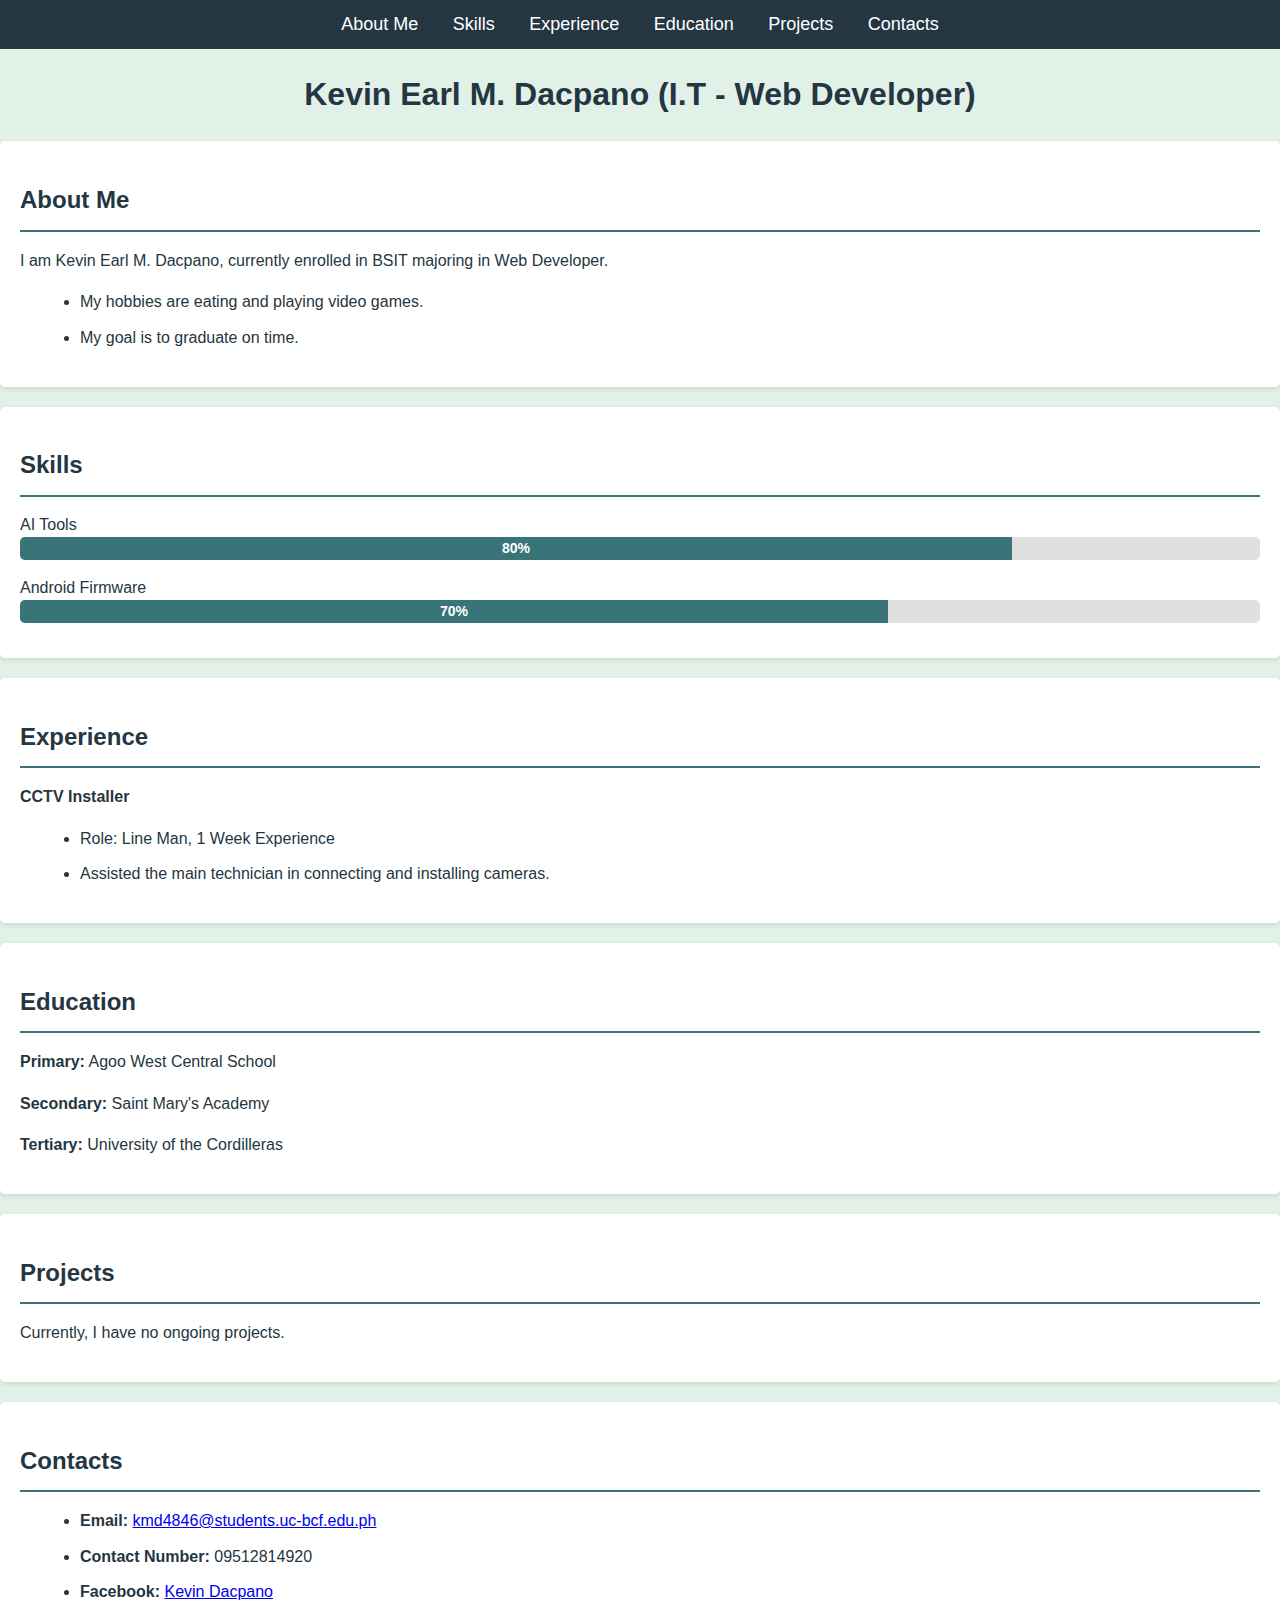
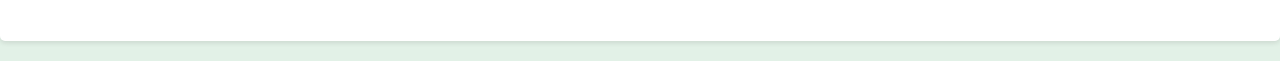
<file: index.html>
<!DOCTYPE html>
<html lang="en">
<head>
    <meta charset="UTF-8">
    <meta name="viewport" content="width=device-width, initial-scale=1.0">
    <title>Resume - Kevin Earl M. Dacpano</title>
    <link rel="stylesheet" href="style.css">
</head>
<body>

    <nav>
        <a href="#about-me">About Me</a>
        <a href="#skills">Skills</a>
        <a href="#experience">Experience</a>
        <a href="#education">Education</a>
        <a href="#projects">Projects</a>
        <a href="#contacts">Contacts</a>
    </nav>

    <h1>Kevin Earl M. Dacpano (I.T - Web Developer)</h1>

    <section id="about-me">
        <h2>About Me</h2>
        <p>I am Kevin Earl M. Dacpano, currently enrolled in BSIT majoring in Web Developer.</p>
        <ul>
            <li>My hobbies are eating and playing video games.</li>
            <li>My goal is to graduate on time.</li>
        </ul>
    </section>

    <section id="skills">
        <h2>Skills</h2>
        <div class="skill">
            <label>AI Tools</label>
            <div class="progress">
                <div class="progress-bar" style="width: 80%;">
                    <span class="percentage">80%</span>
                </div>
            </div>
        </div>
        <div class="skill">
            <label>Android Firmware</label>
            <div class="progress">
                <div class="progress-bar" style="width: 70%;">
                    <span class="percentage">70%</span>
                </div>
            </div>
        </div>
    </section>
    

    <section id="experience">
        <h2>Experience</h2>
        <p><strong>CCTV Installer</strong></p>
        <ul>
            <li>Role: Line Man, 1 Week Experience</li>
            <li>Assisted the main technician in connecting and installing cameras.</li>
        </ul>
    </section>

    <section id="education">
        <h2>Education</h2>
        <p><strong>Primary:</strong> Agoo West Central School</p>
        <p><strong>Secondary:</strong> Saint Mary's Academy</p>
        <p><strong>Tertiary:</strong> University of the Cordilleras</p>
    </section>

    <section id="projects">
        <h2>Projects</h2>
        <p>Currently, I have no ongoing projects.</p>
    </section>

    <section id="contacts"> 
        <h2>Contacts</h2>
        <ul>
            <li><strong>Email:</strong> <a href="mailto:kmd4846@students.uc-bcf.edu.ph" target="_blank">kmd4846@students.uc-bcf.edu.ph</a>
                </li>
            <li><strong>Contact Number:</strong> 09512814920</li>
            <li>
                <strong>Facebook:</strong> 
                <a href="https://www.facebook.com/jake.dacpano.5" target="_blank">Kevin Dacpano</a>
            </li>
        </ul>
    </section>

</body>
</html>
</file>
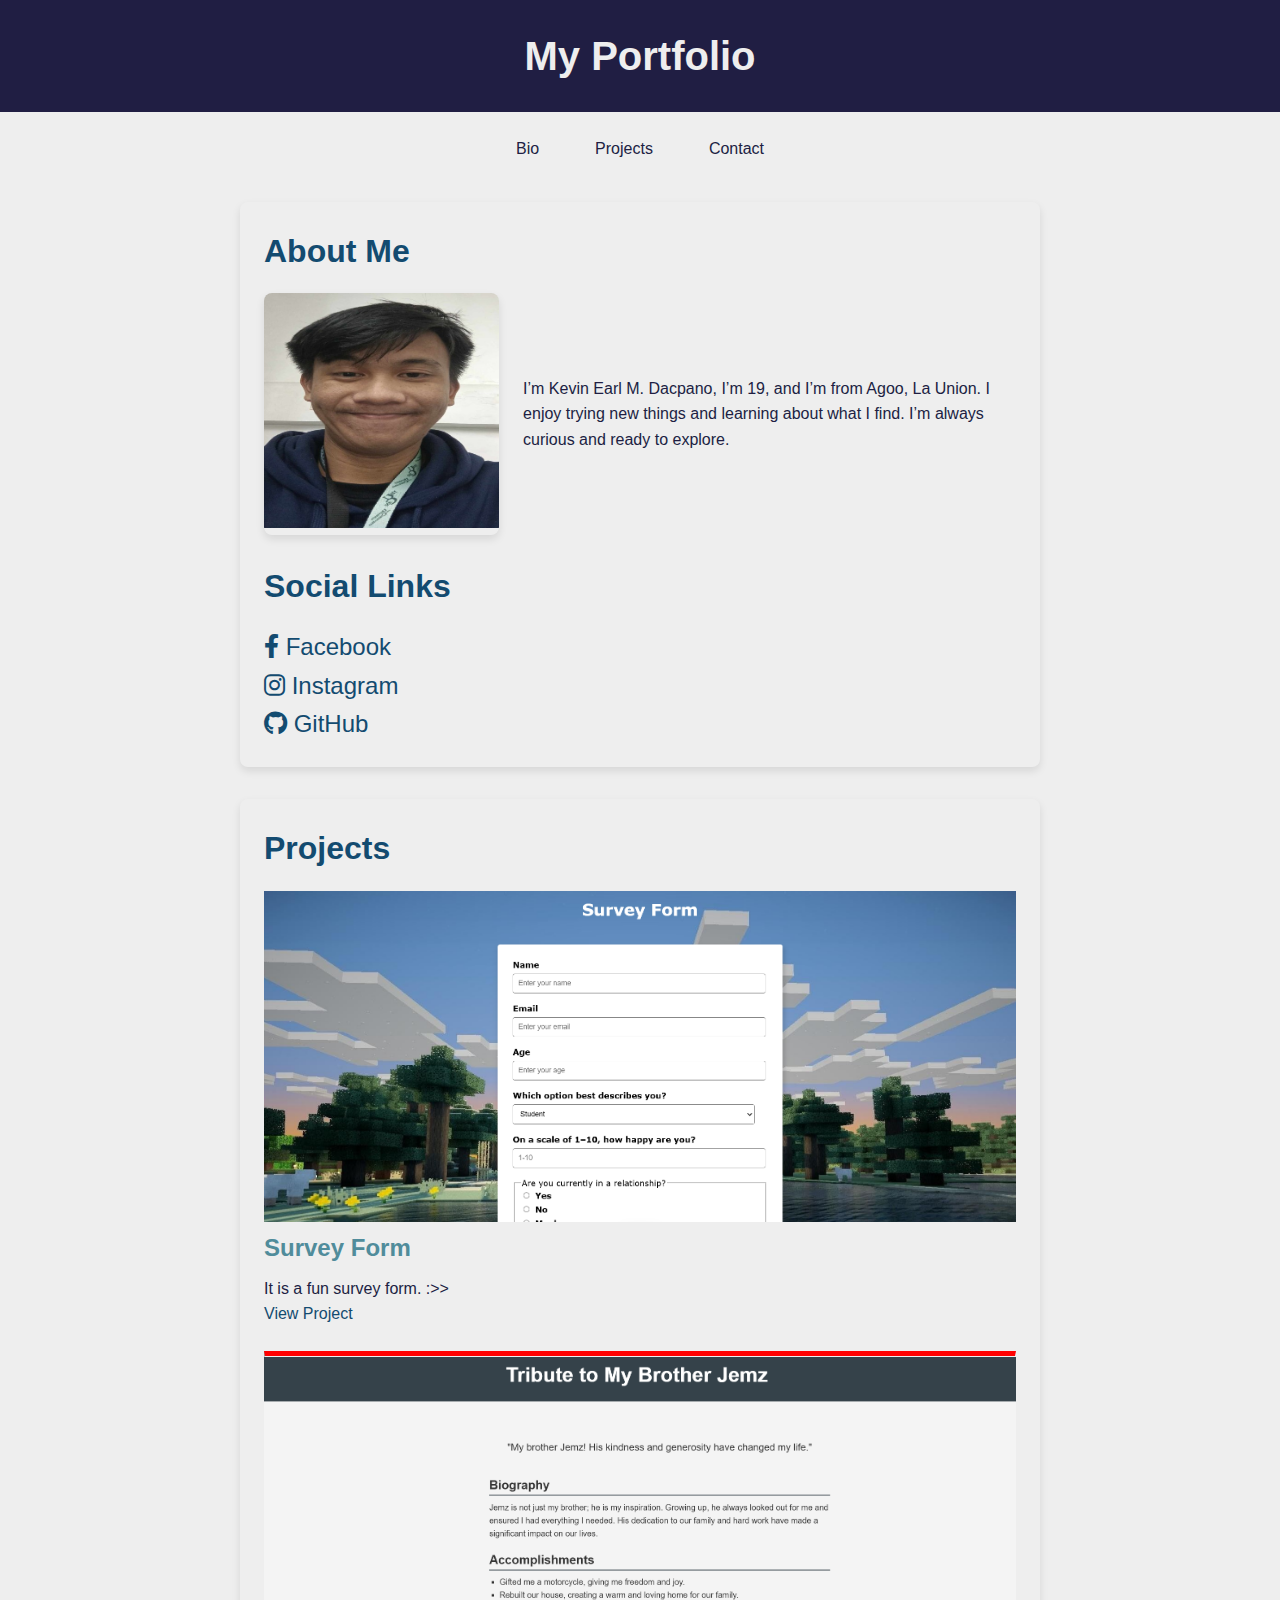
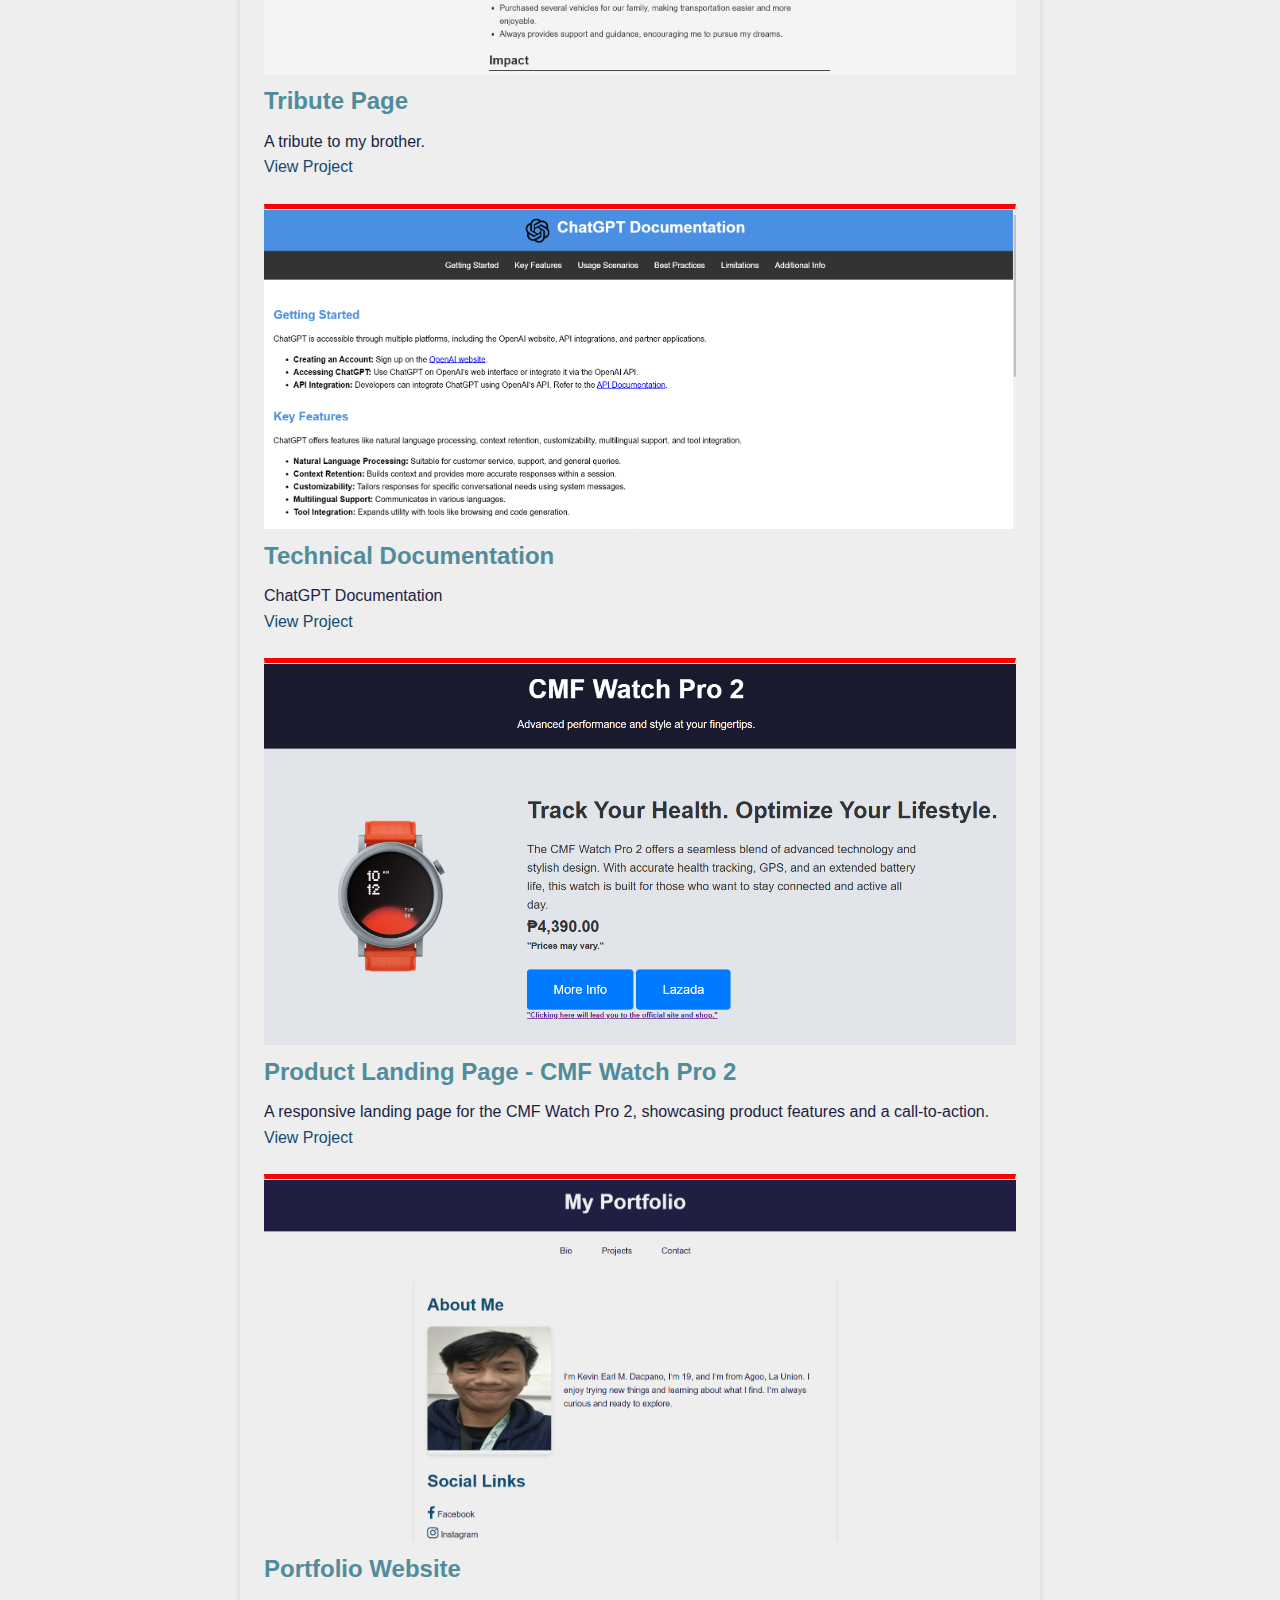
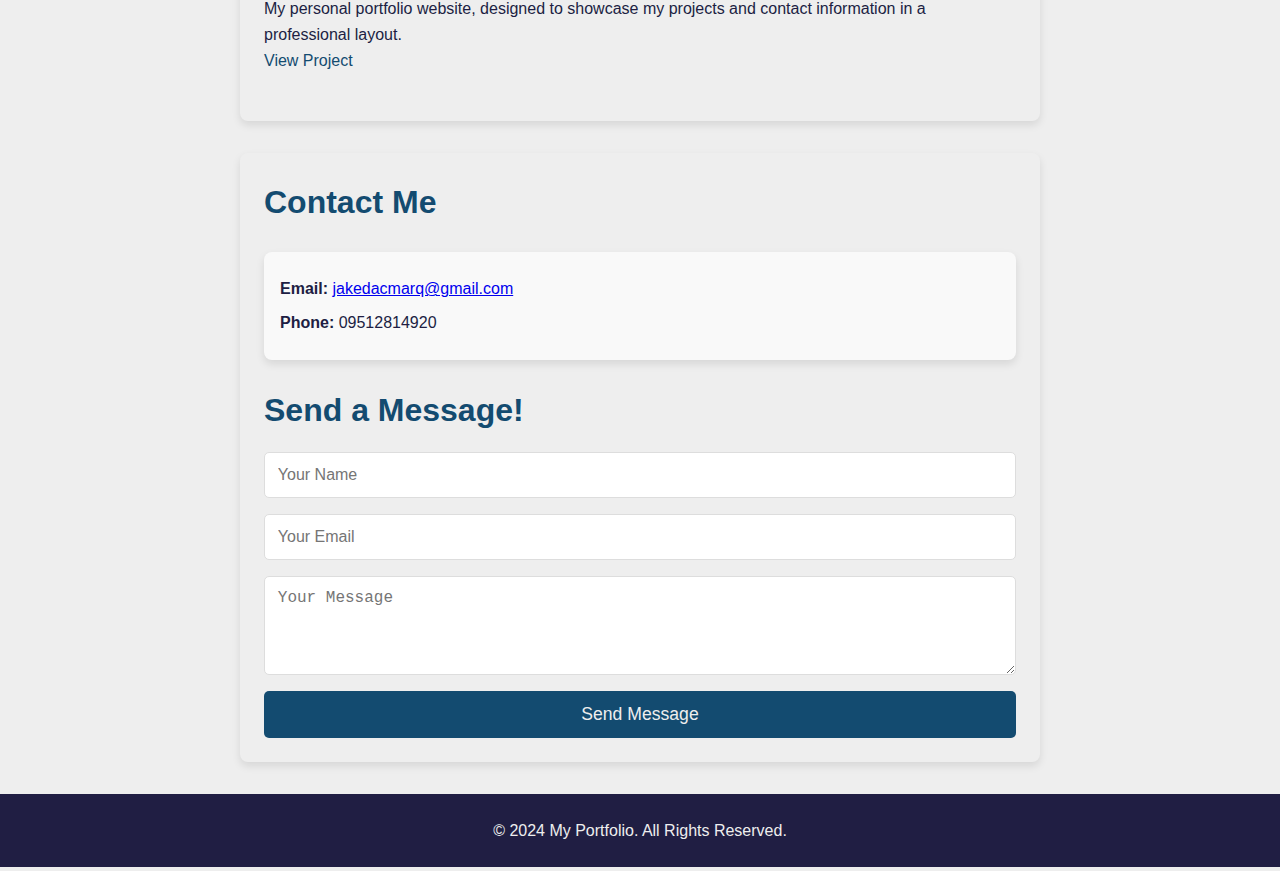
<file: FREECODECAMP/kdportfolio/index.html>
<!DOCTYPE html>
<html lang="en">
<head>
    <meta charset="UTF-8">
    <meta name="viewport" content="width=device-width, initial-scale=1.0">
    <link rel="icon" href="icon.svg" type="image/icon-x"/>
    <link href="https://cdnjs.cloudflare.com/ajax/libs/font-awesome/6.0.0-beta3/css/all.min.css" rel="stylesheet">
    <title>My Portfolio</title>
    <link rel="stylesheet" href="style.css">
</head>
<body>

    <header>
        <h1>My Portfolio</h1>
        <div class="hamburger" onclick="toggleMenu()">
            <div></div>
            <div></div>
            <div></div>
        </div>
    </header>

    <nav>
        <a href="#bio">Bio</a>
        <a href="#projects">Projects</a>
        <a href="#contact">Contact</a>
    </nav>

    <section id="bio" class="bio">
        <h2>About Me</h2>
        <div class="bio-content">
            <div class="bio-image">
                <img src="img/dp.jpg" alt="My photo">
            </div>
            <p>I’m Kevin Earl M. Dacpano, I’m 19, and I’m from Agoo, La Union. I enjoy trying new things and learning about what I find. I’m always curious and ready to explore.</p>
        </div>
        <br>
        <h2>Social Links</h2>
        <div class="social-links">
           <ul>
            <ol><a href="https://www.facebook.com/jake.dacpano.5" class="social-link" target="_blank" title="Facebook"><i class="fab fa-facebook-f"></i> Facebook</a></ol>
            <ol><a href="https://www.instagram.com/kevindacpano/" class="social-link" target="_blank" title="Instagram"><i class="fab fa-instagram"></i> Instagram</a></ol>
            <ol><a href="https://github.com/jdacm" class="social-link" target="_blank" title="GitHub"><i class="fab fa-github"></i> GitHub</a></ol>
           </ul> 
        </div>
    </section>

    <section id="projects" class="projects">
        <h2>Projects</h2>

        <div class="project-item">
            <div class="project-image">
                <img src="img/survey.png" alt="Survey Form">
            </div>
            <div class="project-info">
                <h3>Survey Form</h3>
                <p>It is a fun survey form. :>></p>
                <a href="https://kdsurvey.vercel.app/" target="_blank">View Project</a>
            </div>
        </div>
        
        <hr style="height:1px;border-top:5px solid #f00" />

        <div class="project-item">
            <div class="project-image">
                <img src="img/tribute.png" alt="Tribute">
            </div>
            <div class="project-info">
                <h3>Tribute Page</h3>
                <p>A tribute to my brother.</p>
                <a href="https://kdtribute.vercel.app/" target="_blank">View Project</a>
            </div>
        </div>
        
        <hr style="height:1px;border-top:5px solid #f00" />

        <div class="project-item">
            <div class="project-image">
                <img src="img/techdoc.png" alt="ChatGPT Documentation">
            </div>
            <div class="project-info">
                <h3>Technical Documentation</h3>
                <p>ChatGPT Documentation</p>
                <a href="https://kdtechdoc.vercel.app/" target="_blank">View Project</a>
            </div>
        </div>

        <hr style="height:1px;border-top:5px solid #f00" />

        <div class="project-item">
            <div class="project-image">
                <img src="img/cmf.png" alt="Sample image of CMF Watch Pro 2 project">
            </div>
            <div class="project-info">
                <h3>Product Landing Page - CMF Watch Pro 2</h3>
                <p>A responsive landing page for the CMF Watch Pro 2, showcasing product features and a call-to-action.</p>
                <a href="https://kdproduct.vercel.app/" target="_blank">View Project</a>
            </div>
        </div>

        <hr style="height:1px;border-top:5px solid #f00" />

        <div class="project-item">
            <div class="project-image">
                <img src="img/portfolio.png" alt="Sample image of Portfolio Website project">
            </div>
            <div class="project-info">
                <h3>Portfolio Website</h3>
                <p>My personal portfolio website, designed to showcase my projects and contact information in a professional layout.</p>
                <a href="https://kdcmqportfolio.vercel.app/" target="_blank">View Project</a>
            </div>
        </div>

    </section>

    <section id="contact" class="contact">
        <h2>Contact Me</h2>
        <div class="contact-info">
            <p><strong>Email:</strong> <a href="https://mail.google.com/mail/?view=cm&fs=1&to=jakedacmarq@gmail.com" target="_blank">jakedacmarq@gmail.com</a></p>
            <p><strong>Phone:</strong> 09512814920</p>
        </div>
        <br>
        <h2>Send a Message!</h2>
        <form class="contact-form">
            <input type="text" placeholder="Your Name" required>
            <input type="email" placeholder="Your Email" required>
            <textarea placeholder="Your Message" rows="4" required></textarea>
            <button type="submit">Send Message</button>
        </form>
        
    </section>

    <footer>
        <p>&copy; 2024 My Portfolio. All Rights Reserved.</p>
    </footer>

    <script>
        function toggleMenu() {
            const nav = document.querySelector('nav');
            nav.style.display = nav.style.display === 'flex' ? 'none' : 'flex';
        }

        function setActive(link) {
            document.querySelectorAll('nav a').forEach(a => a.classList.remove('active'));
            link.classList.add('active');
            toggleMenu();
        }
    </script>

</body>
</html>
</file>
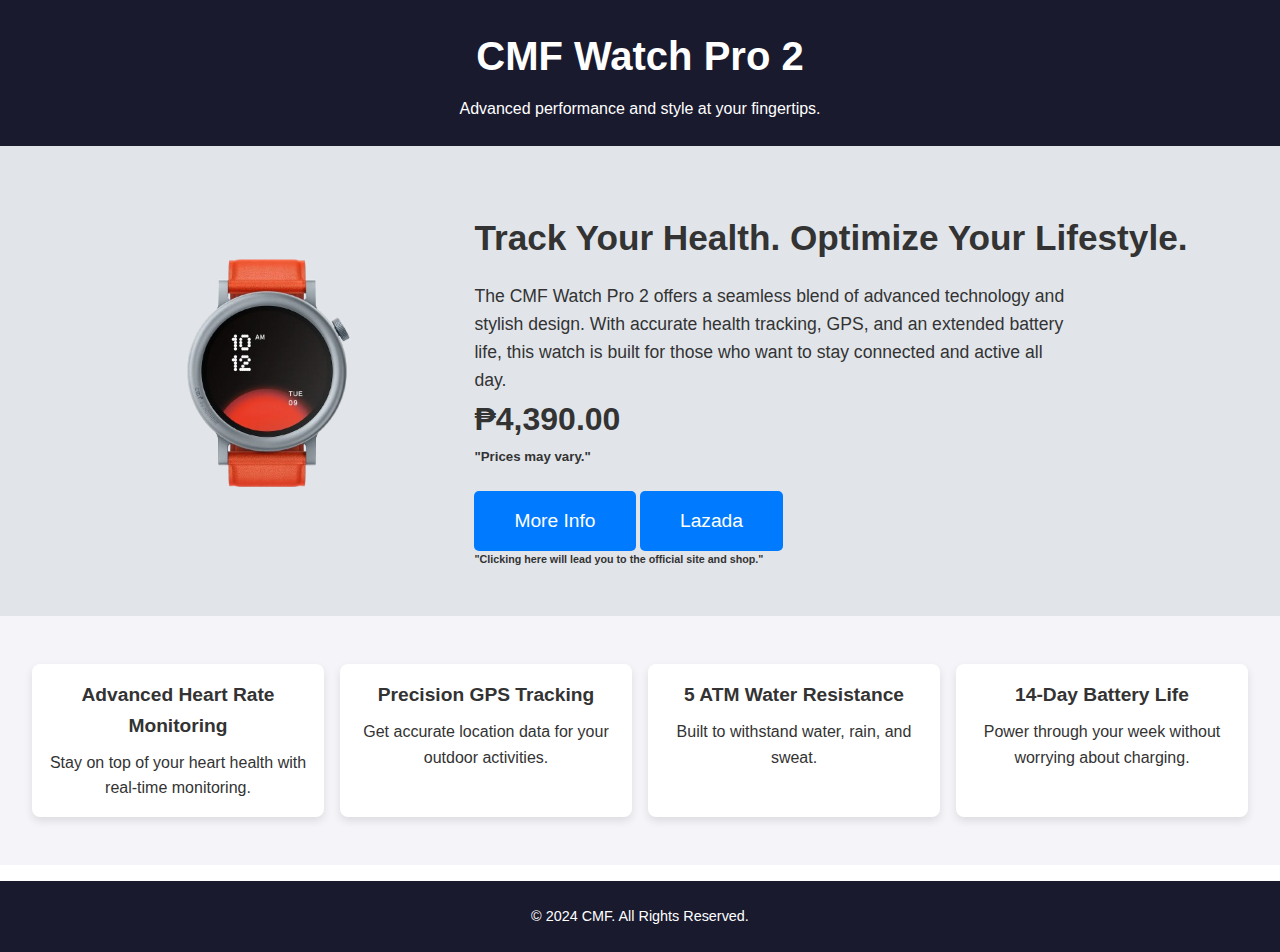
<file: FREECODECAMP/kdproduct/index.html>
<!DOCTYPE html>
<html lang="en">
<head>
    <meta charset="UTF-8">
    <meta name="viewport" content="width=device-width, initial-scale=1.0">
    <title>CMF Watch Pro 2 - Product Landing Page</title>
    <link rel="stylesheet" href="style.css">
    <link rel="icon" href="cfm.svg" type="image/x-icon"/>
</head>
<body>

    <header>
        <h1>CMF Watch Pro 2</h1>
        <p>Advanced performance and style at your fingertips.</p>
    </header>

    <section class="hero">
        <img src="cmf.png" alt="CMF Watch Pro 2">
        <div>
            <h2>Track Your Health. Optimize Your Lifestyle.</h2>
            <p>The CMF Watch Pro 2 offers a seamless blend of advanced technology and stylish design. With accurate health tracking, GPS, and an extended battery life, this watch is built for those who want to stay connected and active all day.</p>
            <h1>₱4,390.00</h1>
            <h5>"Prices may vary."</h5>
            <a href="https://cmf.tech/en-ph/pages/watch-pro-2" target="_blank"><button class="cta-button">More Info</button></a>
            <a href="https://www.lazada.com.ph/products/digital-walker-cmf-watch-pro-2-i4546476977-s26055959473.html?c=&channelLpJumpArgs=&clickTrackInfo=query%253ACMF%253Bnid%253A4546476977%253Bsrc%253AlazadaInShopSrp%253Brn%253A7d1a8826ac8f3a8acd6a1643386764e4%253Bregion%253Aph%253Bsku%253A4546476977_PH%253Bprice%253A4390%253Bclient%253Adesktop%253Bsupplier_id%253A100004209%253Bbiz_source%253Ahttps%253A%252F%252Fwww.lazada.com.ph%252F%253Bslot%253A1%253Butlog_bucket_id%253A470687%253Basc_category_id%253A10100415%253Bitem_id%253A4546476977%253Bsku_id%253A26055959473%253Bshop_id%253A2210&freeshipping=1&fs_ab=2&fuse_fs=&lang=en&location=Laguna&price=4.39E+3&priceCompare=skuId%3A26055959473%3Bsource%3Alazada-search-voucher-in-shop%3Bsn%3A7d1a8826ac8f3a8acd6a1643386764e4%3BunionTrace%3Aa3b546a217224931632494211e%3BoriginPrice%3A439000%3BvoucherPrice%3A439000%3BdisplayPrice%3A439000%3BsinglePromotionId%3A-1%3BsingleToolCode%3A-1%3BvoucherPricePlugin%3A1%3BbuyerId%3A0%3Btimestamp%3A1722493163595&ratingscore=5.0&request_id=7d1a8826ac8f3a8acd6a1643386764e4&review=1&sale=3&search=1&spm=a2o4l.store_keyword.list.1&stock=1&utm_source=SellerNothing&utm_medium=OfficialWebsite&utm_campaign=CMF+Watch+Pro+2&utm_id=Lazada+DW+PH" target="_blank"><button class="cta-button">Lazada</button></a>
            <h6>"Clicking here will lead you to the official site and shop."</h6>
        </div>
    </section>

    <section class="features">
        <div class="feature-item">
            <h3>Advanced Heart Rate Monitoring</h3>
            <p>Stay on top of your heart health with real-time monitoring.</p>
        </div>
        <div class="feature-item">
            <h3>Precision GPS Tracking</h3>
            <p>Get accurate location data for your outdoor activities.</p>
        </div>
        <div class="feature-item">
            <h3>5 ATM Water Resistance</h3>
            <p>Built to withstand water, rain, and sweat.</p>
        </div>
        <div class="feature-item">
            <h3>14-Day Battery Life</h3>
            <p>Power through your week without worrying about charging.</p>
        </div>
    </section>

    <footer>
        <p>&copy; 2024 CMF. All Rights Reserved.</p>
    </footer>

</body>
</html>
</file>
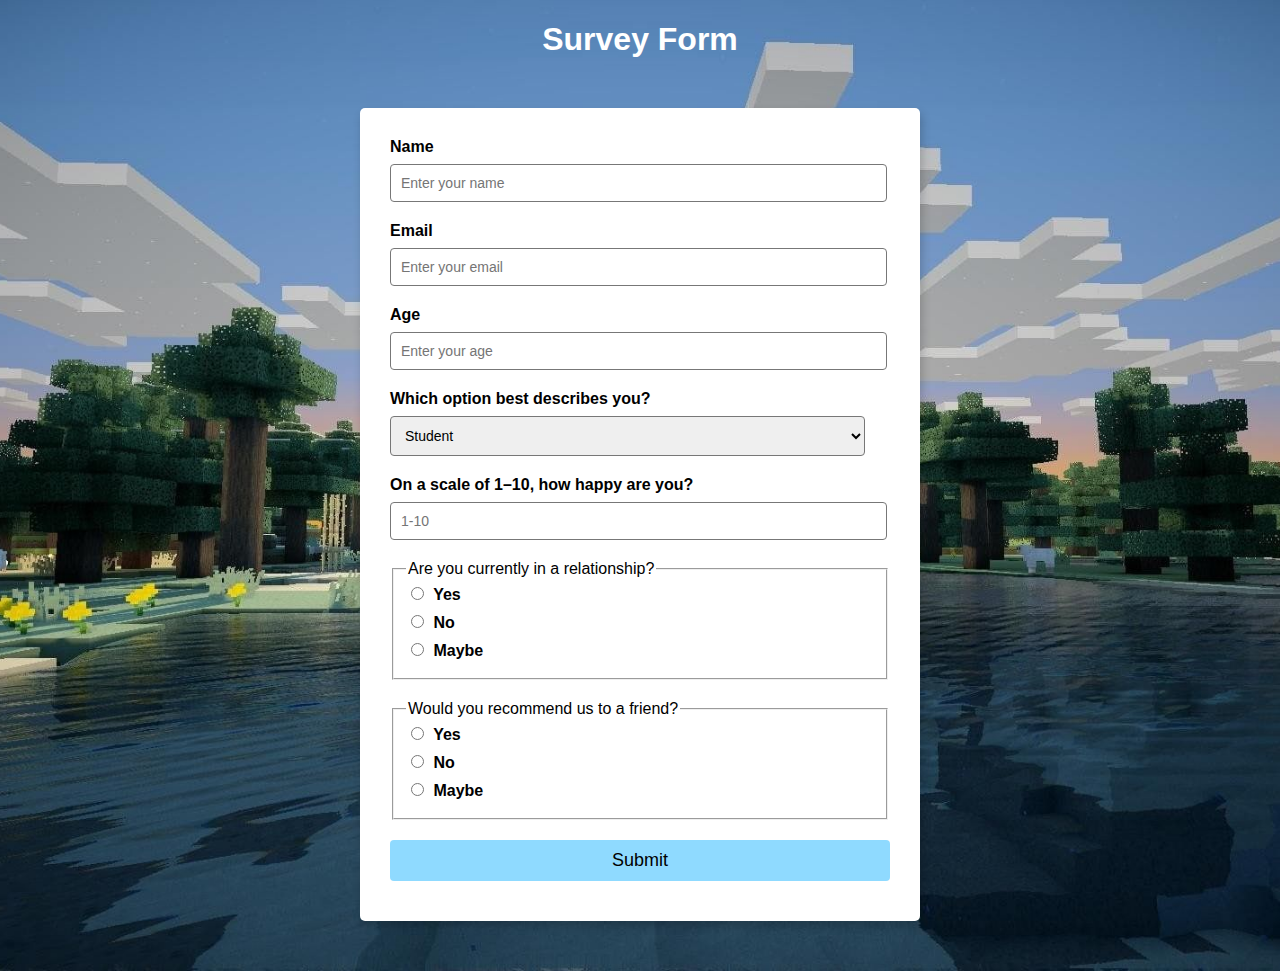
<file: FREECODECAMP/kdsurvey/index.html>
<!DOCTYPE html>
<html lang="en">

<head>
    <meta charset="UTF-8">
    <meta http-equiv="X-UA-Compatible" content="IE=edge">
    <meta name="viewport" content="width=device-width, initial-scale=1.0">
    <link rel="stylesheet" href="style.css">
    <link rel="icon" href= "Icon.svg" type="image/x-icon" />
    <title>Survey Form</title>

</head>

<body>
    <h1>Survey Form</h1>

    <form id="survey-form">
        <div class="form-control">
            <label for="name">Name</label>
            <input type="text" id="name" placeholder="Enter your name" required>
        </div>

        <div class="form-control">
            <label for="email">Email</label>
            <input type="email" id="email" placeholder="Enter your email" required>
        </div>

        <div class="form-control">
            <label for="age">Age</label>
            <input type="number" id="age" placeholder="Enter your age" min="1" required>
        </div>

        <div class="form-control">
            <label for="role">Which option best describes you?</label>
            <select id="role">
                <option value="student">Student</option>
                <option value="employee">Employee</option>
                <option value="unemployed">Unemployed</option>
                <option value="other">Other</option>
            </select>
        </div>

        <div class="form-control">
            <label for="scale">On a scale of 1–10, how happy are you?</label>
            <input type="number" id="scale" placeholder="1-10" min="1" max="10" required>
        </div>

        <fieldset class="form-control">
            <legend>Are you currently in a relationship?</legend>
            <label><input type="radio" name="recommend" value="yes" required> Yes</label>
            <label><input type="radio" name="recommend" value="no"> No</label>
            <label><input type="radio" name="recommend" value="maybe"> Maybe</label>
        </fieldset>

        <fieldset class="form-control">
            <legend>Would you recommend us to a friend?</legend>
            <label><input type="radio" name="recommend" value="yes" required> Yes</label>
            <label><input type="radio" name="recommend" value="no"> No</label>
            <label><input type="radio" name="recommend" value="maybe"> Maybe</label>
        </fieldset>
        

        <button type="submit">Submit</button>
    </form>
</body>

</html>
</file>
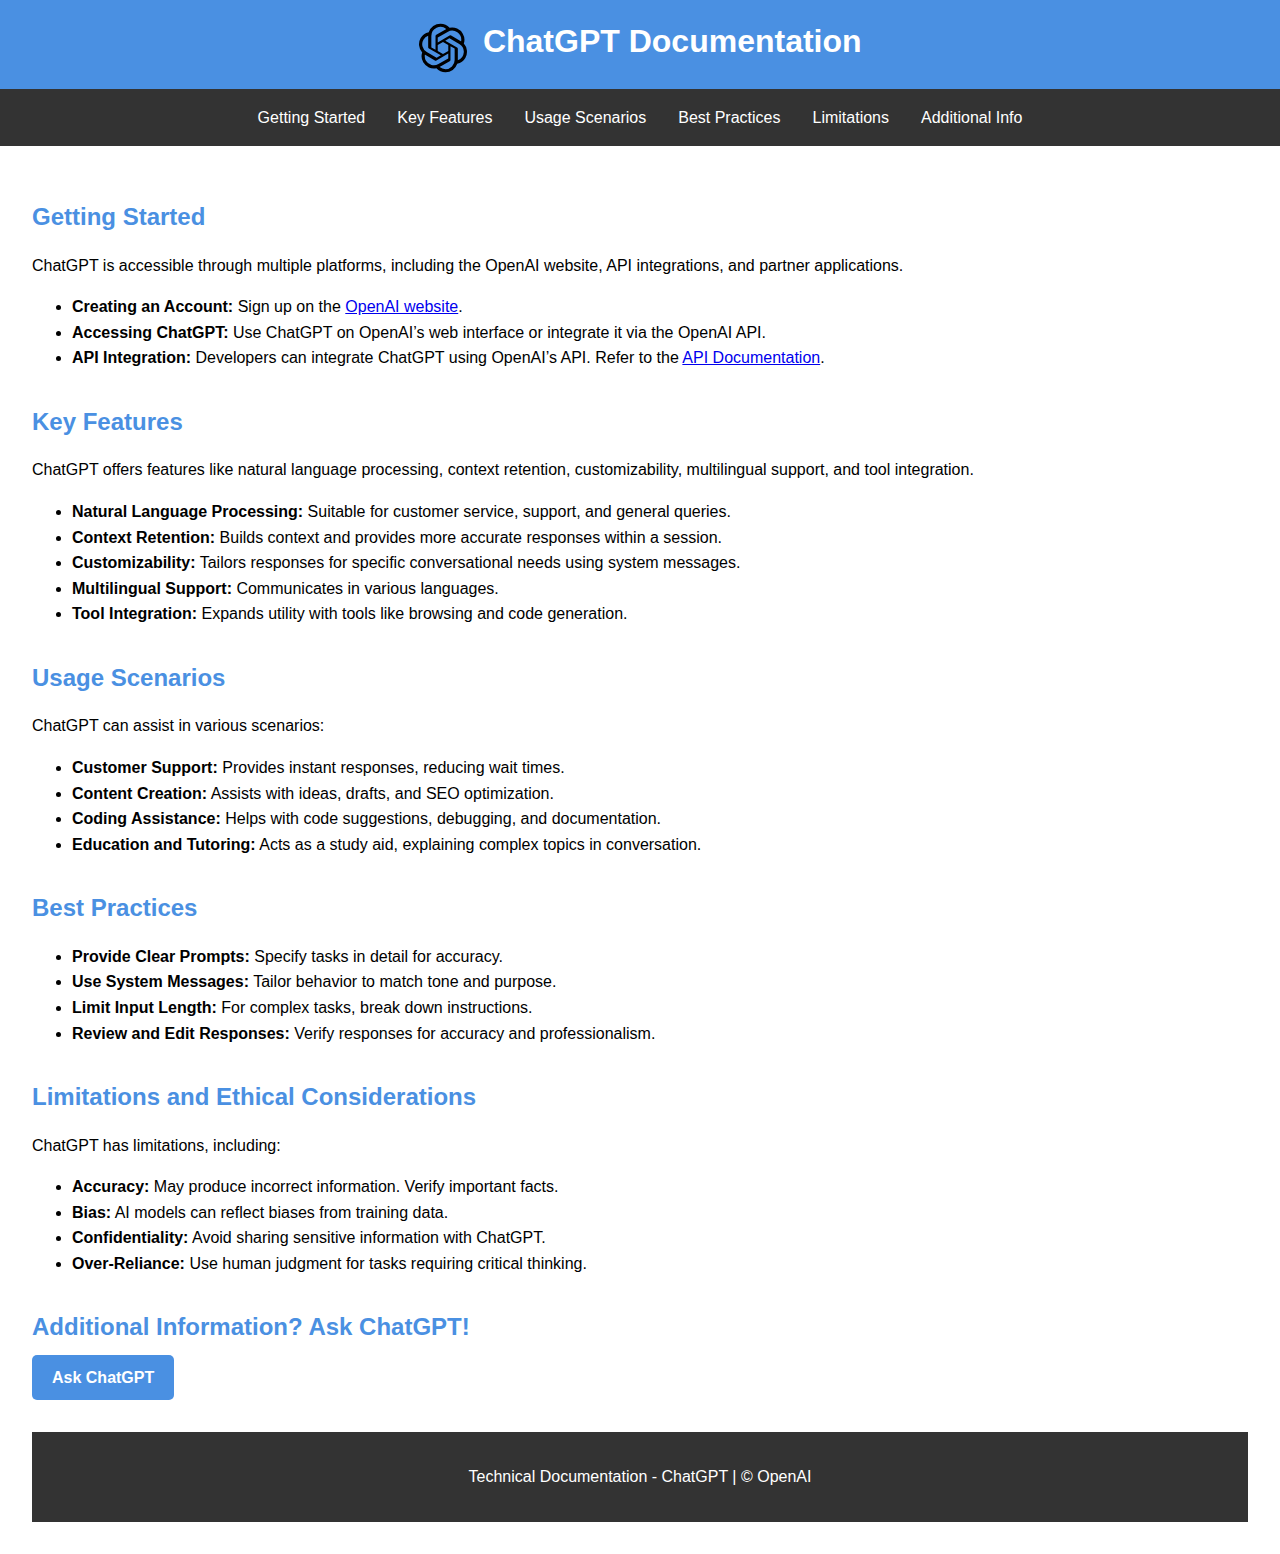
<file: FREECODECAMP/kdtechdoc/index.html>
<!DOCTYPE html>
<html lang="en">
<head>
    <meta charset="UTF-8">
    <meta name="viewport" content="width=device-width, initial-scale=1.0">
    <meta name="description" content="Technical Documentation for ChatGPT">
    <title>ChatGPT Documentation</title>
    <link rel="stylesheet" href="https://cdnjs.cloudflare.com/ajax/libs/font-awesome/6.0.0-beta3/css/all.min.css">
    <link rel="stylesheet" href="style.css">
    <link rel="icon" href="logo.svg" type="image/x-icon">
</head>
<body>

<header>
    <img src="logo.svg" alt="ChatGPT Logo" />
    <h1>ChatGPT Documentation</h1>
</header>

<nav>
    <a href="#getting-started">Getting Started</a>
    <a href="#key-features">Key Features</a>
    <a href="#usage-scenarios">Usage Scenarios</a>
    <a href="#best-practices">Best Practices</a>
    <a href="#limitations">Limitations</a>
    <a href="#addinfo">Additional Info</a>
</nav>

<div class="container">
    <div id="getting-started" class="section">
        <h2>Getting Started</h2>
        <p>ChatGPT is accessible through multiple platforms, including the OpenAI website, API integrations, and partner applications.</p>
        <ul>
            <li><strong>Creating an Account:</strong> Sign up on the <a href="https://www.openai.com" target="_blank">OpenAI website</a>.</li>
            <li><strong>Accessing ChatGPT:</strong> Use ChatGPT on OpenAI’s web interface or integrate it via the OpenAI API.</li>
            <li><strong>API Integration:</strong> Developers can integrate ChatGPT using OpenAI’s API. Refer to the <a href="https://platform.openai.com/docs" target="_blank">API Documentation</a>.</li>
        </ul>
    </div>

    <div id="key-features" class="section">
        <h2>Key Features</h2>
        <p>ChatGPT offers features like natural language processing, context retention, customizability, multilingual support, and tool integration.</p>
        <ul>
            <li><strong>Natural Language Processing:</strong> Suitable for customer service, support, and general queries.</li>
            <li><strong>Context Retention:</strong> Builds context and provides more accurate responses within a session.</li>
            <li><strong>Customizability:</strong> Tailors responses for specific conversational needs using system messages.</li>
            <li><strong>Multilingual Support:</strong> Communicates in various languages.</li>
            <li><strong>Tool Integration:</strong> Expands utility with tools like browsing and code generation.</li>
        </ul>
    </div>

    <div id="usage-scenarios" class="section">
        <h2>Usage Scenarios</h2>
        <p>ChatGPT can assist in various scenarios:</p>
        <ul>
            <li><strong>Customer Support:</strong> Provides instant responses, reducing wait times.</li>
            <li><strong>Content Creation:</strong> Assists with ideas, drafts, and SEO optimization.</li>
            <li><strong>Coding Assistance:</strong> Helps with code suggestions, debugging, and documentation.</li>
            <li><strong>Education and Tutoring:</strong> Acts as a study aid, explaining complex topics in conversation.</li>
        </ul>
    </div>

    <div id="best-practices" class="section">
        <h2>Best Practices</h2>
        <ul>
            <li><strong>Provide Clear Prompts:</strong> Specify tasks in detail for accuracy.</li>
            <li><strong>Use System Messages:</strong> Tailor behavior to match tone and purpose.</li>
            <li><strong>Limit Input Length:</strong> For complex tasks, break down instructions.</li>
            <li><strong>Review and Edit Responses:</strong> Verify responses for accuracy and professionalism.</li>
        </ul>
    </div>

    <div id="limitations" class="section">
        <h2>Limitations and Ethical Considerations</h2>
        <p>ChatGPT has limitations, including:</p>
        <ul>
            <li><strong>Accuracy:</strong> May produce incorrect information. Verify important facts.</li>
            <li><strong>Bias:</strong> AI models can reflect biases from training data.</li>
            <li><strong>Confidentiality:</strong> Avoid sharing sensitive information with ChatGPT.</li>
            <li><strong>Over-Reliance:</strong> Use human judgment for tasks requiring critical thinking.</li>
        </ul>
    </div>

    <div id="addinfo" class="section">
        <h2>Additional Information? Ask ChatGPT!</h2>
        <a href="https://chatgpt.com/" target="_blank" class="button"><strong>Ask ChatGPT</strong></a>
    </div>
    

<footer>
    <p>Technical Documentation - ChatGPT | © OpenAI</p>
</footer>

</body>
</html>
</file>
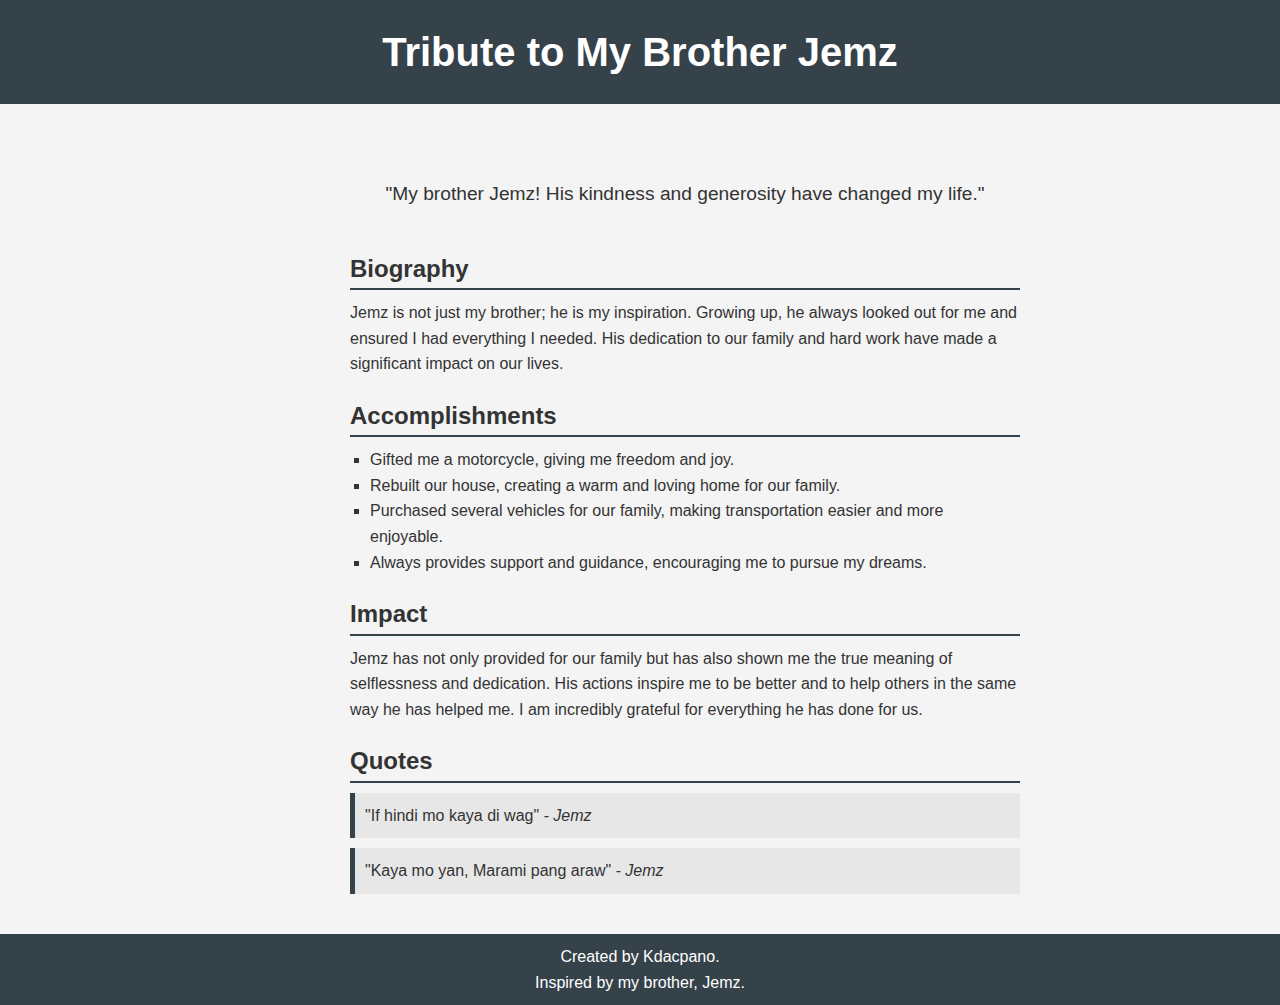
<file: FREECODECAMP/kdtribute/index.html>
<!DOCTYPE html>
<html lang="en">
<head>
    <meta charset="UTF-8">
    <meta name="viewport" content="width=device-width, initial-scale=1.0">
    <title>Tribute to Jemz</title>
    <link rel="stylesheet" href="styles.css">
    <link rel="icon" href= "Icon.png" type="image/x-icon" />
</head>
<body>
    <header>
        <h1>Tribute to My Brother Jemz</h1>
    </header>

    <main>
        <section class="hero">
            <p class="hero-description">"My brother Jemz! His kindness and generosity have changed my life." </p>
        </section>

        <section class="biography">
            <h2>Biography</h2>
            <p>Jemz is not just my brother; he is my inspiration. Growing up, he always looked out for me and ensured I had everything I needed. His dedication to our family and hard work have made a significant impact on our lives.</p>
        </section>

        <section class="accomplishments">
            <h2>Accomplishments</h2>
            <ul>
                <li>Gifted me a motorcycle, giving me freedom and joy.</li>
                <li>Rebuilt our house, creating a warm and loving home for our family.</li>
                <li>Purchased several vehicles for our family, making transportation easier and more enjoyable.</li>
                <li>Always provides support and guidance, encouraging me to pursue my dreams.</li>
            </ul>
        </section>

        <section class="impact">
            <h2>Impact</h2>
            <p>Jemz has not only provided for our family but has also shown me the true meaning of selflessness and dedication. His actions inspire me to be better and to help others in the same way he has helped me. I am incredibly grateful for everything he has done for us.</p>
        </section>

        <section class="quotes">
            <h2>Quotes</h2>
            <blockquote>
                "If hindi mo kaya di wag" 
                <cite>- Jemz</cite>
            </blockquote>
            <blockquote>
                "Kaya mo yan, Marami pang araw" 
                <cite>- Jemz</cite>
            </blockquote>
        </section>
    </main>

    <footer>
        <p>Created by Kdacpano.</p>
        <p>Inspired by my brother, Jemz.</p>
    </footer>
</body>
</html>
</file>
<file: style.css>
:root {
    --primary-color: #243642;
    --secondary-color: #387478;
    --tertiary-color: #629584;
    --text-color: #243642;
    --background-color: #E2F1E7;
    --white-color: #ffffff;
}


body {
    font-family: 'Arial', sans-serif;
    margin: 0;
    padding: 0;
    background-color: var(--background-color);
    color: var(--text-color);
    line-height: 1.6;
}

nav {
    background-color: var(--primary-color);
    padding: 10px;
    text-align: center;
}

nav a {
    color: var(--white-color);
    margin: 0 15px;
    text-decoration: none;
    font-size: 18px;
}

nav a:hover {
    color: var(--secondary-color);
    text-decoration: underline;
}

section {
    padding: 20px;
    margin: 20px 0;
    background-color: var(--white-color);
    border-radius: 5px;
    box-shadow: 0 2px 5px rgba(0, 0, 0, 0.1);
}

h1, h2 {
    color: var(--primary-color);
}

h1 {
    text-align: center;
    margin-top: 20px;
}

h2 {
    border-bottom: 2px solid var(--secondary-color);
    padding-bottom: 10px;
    margin-bottom: 15px;
}

ul {
    list-style-type: disc;
    margin-left: 20px;
}

ul li {
    margin-bottom: 10px;
}

#projects h2 {
    color: var(--text-color);
}

footer {
    text-align: center;
    padding: 10px;
    background-color: var(--primary-color);
    color: var(--white-color);
    margin-top: 20px;
}

@media (max-width: 600px) {
    nav {
        display: flex;
        flex-direction: column;
        align-items: center;
    }
    nav a {
        margin: 10px 0;
    }
}
.skill {
    margin-bottom: 15px;
}

.progress {
    background-color: #e0e0e0;
    border-radius: 5px;
    overflow: hidden;
    position: relative;
}

.progress-bar {
    height: 100%;
    background-color: var(--secondary-color);
    transition: width 0.5s ease;
    position: relative;
    display: flex;
    justify-content: center;
    align-items: center;
}
.percentage {
    color: var(--white-color);
    font-weight: bold;
    font-size: 14px;
}
</file>
<file: FREECODECAMP/kdportfolio/style.css>
* {
    margin: 0;
    padding: 0;
    box-sizing: border-box;
}

body {
    font-family: Arial, sans-serif;
    line-height: 1.6;
    color: #201E43;
    background-color: #EEEEEE;
}

header {
    background: #201E43;
    color: #EEEEEE;
    padding: 1.5rem;
    text-align: center;
}

header h1 {
    font-size: 2.5rem;
}

nav {
    display: flex;
    justify-content: center;
    gap: 1.5rem;
    margin: 1rem;
}

nav a {
    color: #201E43;
    text-decoration: none;
    padding: 0.5rem 1rem;
    border-radius: 5px;
    transition: background 0.3s ease;
}

nav a.active, nav a:hover {
    background: #508C9B;
    color: #EEEEEE;
}

.bio, .projects, .contact {
    max-width: 800px;
    margin: 2rem auto;
    padding: 1.5rem;
    background: #EEEEEE;
    border-radius: 8px;
    box-shadow: 0px 4px 8px rgba(0, 0, 0, 0.1);
}

.bio h2, .projects h2, .contact h2 {
    font-size: 2rem;
    margin-bottom: 1rem;
    color: #134B70;
}

.bio-content {
    display: flex;
    align-items: center;
    gap: 1.5rem;
}

.bio-image {
    width: auto;
    height: auto;
    border-radius: 8px;
    overflow: hidden;
    transition: transform 0.3s ease;
    box-shadow: 0px 4px 8px rgba(0, 0, 0, 0.1);
}

.bio-image:hover {
    transform: scale(1.05);
}

.bio-image img {
    width: 100%;
    height: 100%;
    object-fit: cover;
}
.bio-text {
    display: flex;
    flex-direction: column;
    align-items: flex-start;
}


.project-item {
    margin-bottom: 1.5rem;
}

.project-item h3 {
    font-size: 1.5rem;
    margin-bottom: 0.5rem;
    color: #508C9B;
}

.project-item a {
    color: #134B70;
    text-decoration: none;
}

.project-item a:hover {
    text-decoration: underline;
}

.contact-info {
    margin-top: 1.5rem;
    padding: 1rem;
    background: #f9f9f9;
    border-radius: 8px;
    box-shadow: 0px 4px 8px rgba(0, 0, 0, 0.1);
}

.contact-info p {
    margin: 0.5rem 0;
}

.contact-form {
    display: flex;
    flex-direction: column;
    gap: 1rem;
}

.contact-form input, .contact-form textarea {
    padding: 0.8rem;
    font-size: 1rem;
    border: 1px solid #ddd;
    border-radius: 5px;
}

.contact-form button {
    padding: 0.8rem;
    font-size: 1.1rem;
    background: #134B70;
    color: #EEEEEE;
    border: none;
    cursor: pointer;
    border-radius: 5px;
    transition: background 0.3s ease;
}

.contact-form button:hover {
    background: #508C9B;
}

footer {
    text-align: center;
    padding: 1.5rem;
    background: #201E43;
    color: #EEEEEE;
}

.hamburger {
    display: none;
    flex-direction: column;
    cursor: pointer;
    position: absolute;
    top: 1.5rem;
    right: 1.5rem;
}

.hamburger div {
    width: 30px;
    height: 3px;
    background-color: #EEEEEE;
    margin: 5px 0;
}
.social-links {
    display: flex;
    gap: 1rem;
    margin-top: 1rem;
}

.social-links a {
    color: #134B70;
    font-size: 1.5rem;
    transition: color 0.3s ease;
}

.social-links a:hover {
    color: #508C9B;
} 
.project-image img {
    width: 100%; 
    height: 100%;
    object-fit: cover; 
}
.social-link {
    text-decoration: none;
}

@media (max-width: 768px) {
    nav {
        display: none;
        flex-direction: column;
        background: #201E43;
        padding: 1rem;
        position: absolute;
        top: 4rem;
        right: 1rem;
        border-radius: 8px;
        box-shadow: 0px 4px 8px rgba(0, 0, 0, 0.1);
    }

    nav a {
        color: #EEEEEE;
    }

    .hamburger {
        display: flex;
    }

    .bio-content {
        flex-direction: column;
        align-items: center;
    }
}
</file>
<file: FREECODECAMP/kdproduct/style.css>
* {
    margin: 0;
    padding: 0;
    box-sizing: border-box;
}

body {
    font-family: Arial, sans-serif;
    line-height: 1.6;
    color: #333;
}

header {
    background: #1a1a2e;
    color: #fff;
    padding: 1.5rem;
    text-align: center;
}

header h1 {
    font-size: 2rem;
    margin-bottom: 0.5rem;
}

header p {
    font-size: 1rem;
}

.hero {
    background: #e1e5ea;
    padding: 2rem 1rem;
    display: flex;
    flex-direction: column;
    align-items: center;
    text-align: center;
}

.hero img {
    width: 80%;
    max-width: 300px;
    margin-bottom: 1rem;
}

.hero h2 {
    font-size: 1.8rem;
    margin-top: 1rem;
}

.hero p {
    margin-top: 1rem;
    font-size: 1rem;
    max-width: 600px;
}

.cta-button {
    background: #007bff;
    color: #fff;
    padding: 0.8rem 1.5rem;
    font-size: 1rem;
    border: none;
    margin-top: 1.5rem;
    cursor: pointer;
    border-radius: 5px;
    transition: background 0.3s ease;
}

.cta-button:hover {
    background: #0056b3;
}

.features {
    background: #f4f4f9;
    padding: 2rem 1rem;
    display: grid;
    grid-template-columns: 1fr;
    gap: 1rem;
    text-align: center;
}

.feature-item {
    background: #fff;
    padding: 1rem;
    border-radius: 8px;
    box-shadow: 0px 4px 8px rgba(0, 0, 0, 0.1);
}

.feature-item h3 {
    font-size: 1.2rem;
    margin-bottom: 0.5rem;
}

.feature-item p {
    font-size: 1rem;
}

footer {
    background: #1a1a2e;
    color: #fff;
    text-align: center;
    padding: 1.5rem 1rem;
    margin-top: 1rem;
}

footer p {
    font-size: 0.9rem;
}

@media (min-width: 576px) {
    header h1 {
        font-size: 2.5rem;
    }

    .hero h2 {
        font-size: 2.2rem;
    }

    .hero p {
        font-size: 1.1rem;
    }

    .cta-button {
        font-size: 1.1rem;
        padding: 1rem 2rem;
    }
}

@media (min-width: 768px) {
    .hero {
        flex-direction: row;
        justify-content: center;
        text-align: left;
    }

    .hero img {
        margin-right: 2rem;
        width: 60%;
    }

    .features {
        grid-template-columns: repeat(2, 1fr);
    }
}

@media (min-width: 992px) {
    .features {
        grid-template-columns: repeat(4, 1fr);
        padding: 3rem 2rem;
    }

    .hero {
        padding: 3rem 2rem;
    }
}

@media (min-width: 1200px) {
    .hero img {
        max-width: 350px;
    }

    .cta-button {
        font-size: 1.2rem;
        padding: 1.2rem 2.5rem;
    }
}
</file>
<file: FREECODECAMP/kdsurvey/style.css>
body {
    background-image:url(img/minecraft.jpg);
    background-repeat: no-repeat;
    background-size: cover;
    background-position: center;
    font-family: Verdana, sans-serif;
    text-align: center;
    margin: 0;
    padding: 0;
    
}
body h1{
    color: #fff;
}

form {
    background-color: #fff;
    max-width: 500px;
    margin: 50px auto;
    padding: 30px 30px 40px ;
    box-shadow: 2px 5px 10px rgba(0, 0, 0, 0.2);
    border-radius: 5px;
}

.form-control {
    text-align: left;
    margin-bottom: 20px;
}

.form-control label {
    display: block;
    margin-bottom: 8px;
    font-weight: bold;
}

.form-control input,
.form-control select,
.form-control textarea {
    width: 95%;
    padding: 10px;
    border: 1px solid #777;
    border-radius: 4px;
    font-size: 14px;
}

.form-control input[type="radio"],
.form-control input[type="checkbox"] {
    display: inline-block;
    width: auto;
    margin-right: 5px;
}

button {
    background-color: #8fdaff;
    color: #000000;
    border: none;
    border-radius: 4px;
    font-size: 18px;
    padding: 10px;
    width: 100%;
    cursor: pointer;
    transition: background-color 0.3s;
}

button:hover {
    background-color: #ff6a6a;
}
</file>
<file: FREECODECAMP/kdtechdoc/style.css>
body {
    font-family: Arial, sans-serif;
    margin: 0;
    padding: 0;
    line-height: 1.6;
}
header {
    background-color: #4a90e2;
    color: #fff;
    padding: 1rem;
    text-align: center;
}
header img {
    width: 50px;
    vertical-align: middle;
}
header h1 {
    display: inline;
    margin-left: 10px;
    font-size: 2rem;
}
nav {
    background-color: #333;
    color: #fff;
    display: flex;
    justify-content: center;
}
nav a {
    color: #fff;
    padding: 1rem;
    text-decoration: none;
}
nav a:hover {
    background-color: #555;
}
.container {
    padding: 2rem;
}
.section {
    margin-bottom: 2rem;
}
.section h2 {
    color: #4a90e2;
    margin-bottom: 0.5rem;
}
.section p {
    margin-bottom: 1rem;
}
.button {
    display: inline-block;
    padding: 10px 20px;
    font-size: 16px;
    color: #fff;
    background-color: #4a90e2;
    text-decoration: none;
    border-radius: 5px;
    text-align: center;
    transition: background-color 0.3s ease;
}

.button:hover {
    background-color: #357ab8;
}

footer {
    background-color: #333;
    color: #fff;
    text-align: center;
    padding: 1rem;
    margin-top: 2rem;
}
@media (max-width: 600px) {
    header h1 {
        font-size: 1.5rem;
    }
    nav {
        flex-direction: column;
    }
    nav a {
        padding: 0.5rem;
    }
}
</file>
<file: FREECODECAMP/kdtribute/styles.css>
* {
    box-sizing: border-box;
    margin: 0;
    padding: 0;
}

body {
    font-family: Arial, sans-serif;
    line-height: 1.6;
    color: #333;
    background-color: #f4f4f4;
}

header {
    background: #35424a;
    color: #ffffff;
    padding: 20px 0;
    text-align: center;
}

h1 {
    font-size: 2.5em;
}

.hero {
    text-align: center;
    padding: 20px;
}

.hero-image {
    max-width: 100%;
    height: auto;
    border-radius: 10px;
}

.hero-description {
    margin-top: 15px;
    font-size: 1.2em;
}

main {
    padding: 20px;
    max-width: 800px;
    margin: auto;
}

section {
    margin: 20px 0;
    margin-left: 90px;
}

h2 {
    border-bottom: 2px solid #35424a;
    margin-bottom: 10px;
}

ul {
    list-style-type: square;
    margin-left: 20px;
}

blockquote {
    margin: 10px 0;
    padding: 10px;
    background: #e7e7e7;
    border-left: 5px solid #35424a;
}

footer {
    text-align: center;
    padding: 10px 0;
    background: #35424a;
    color: #ffffff;
    position: relative;
    bottom: 0;
    width: 100%;
}
</file>
